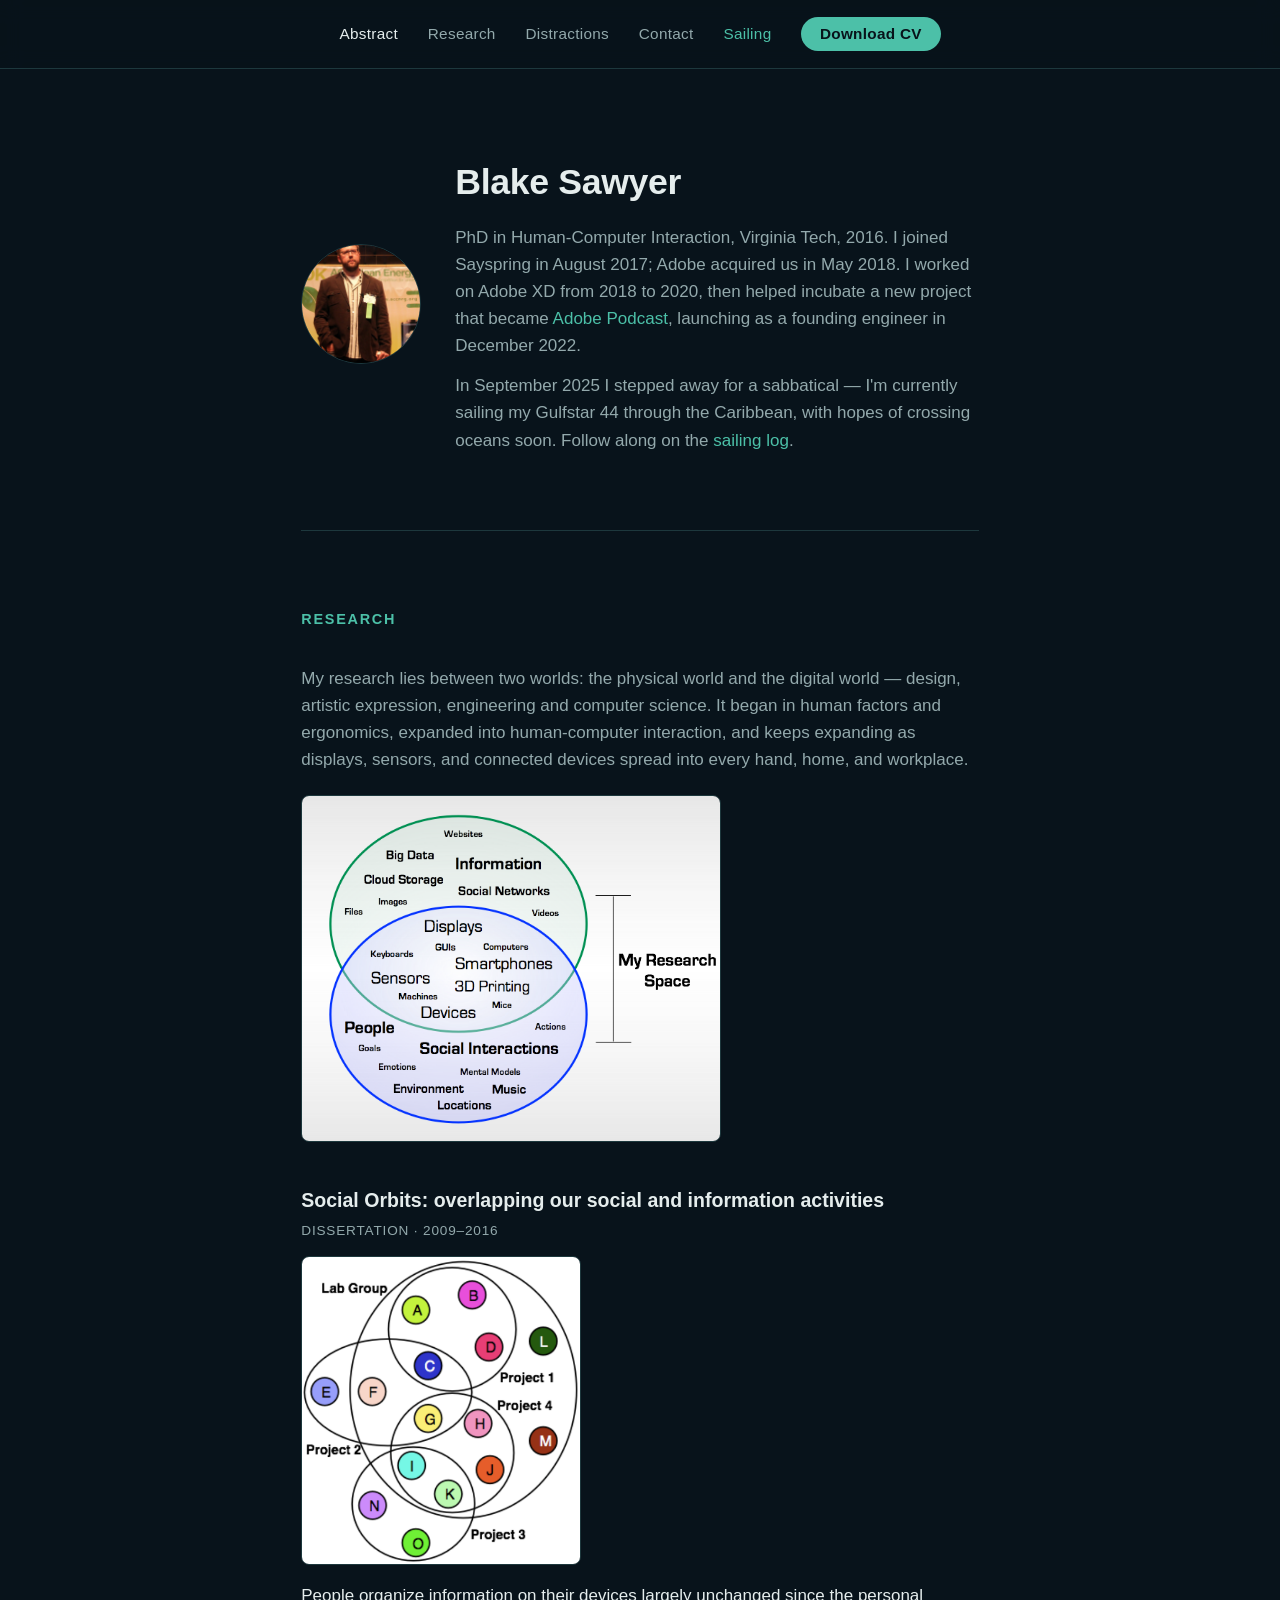
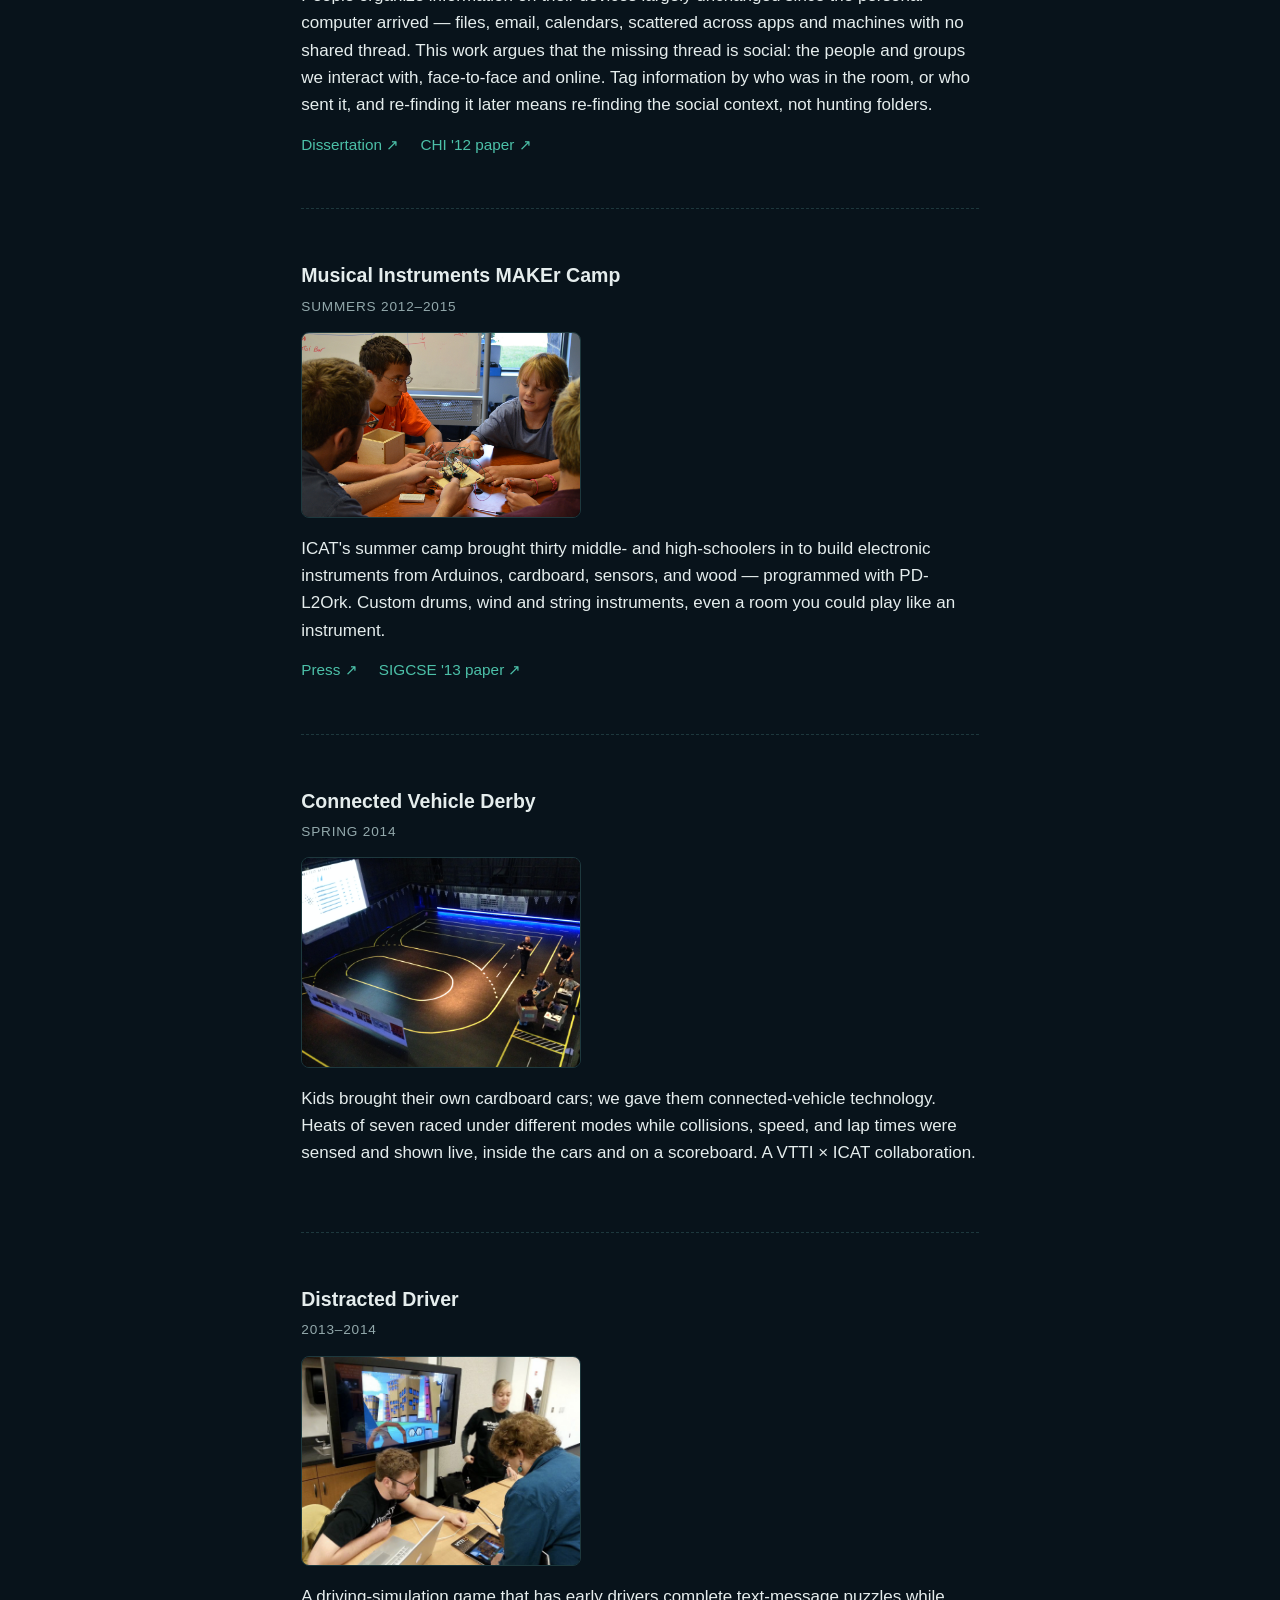
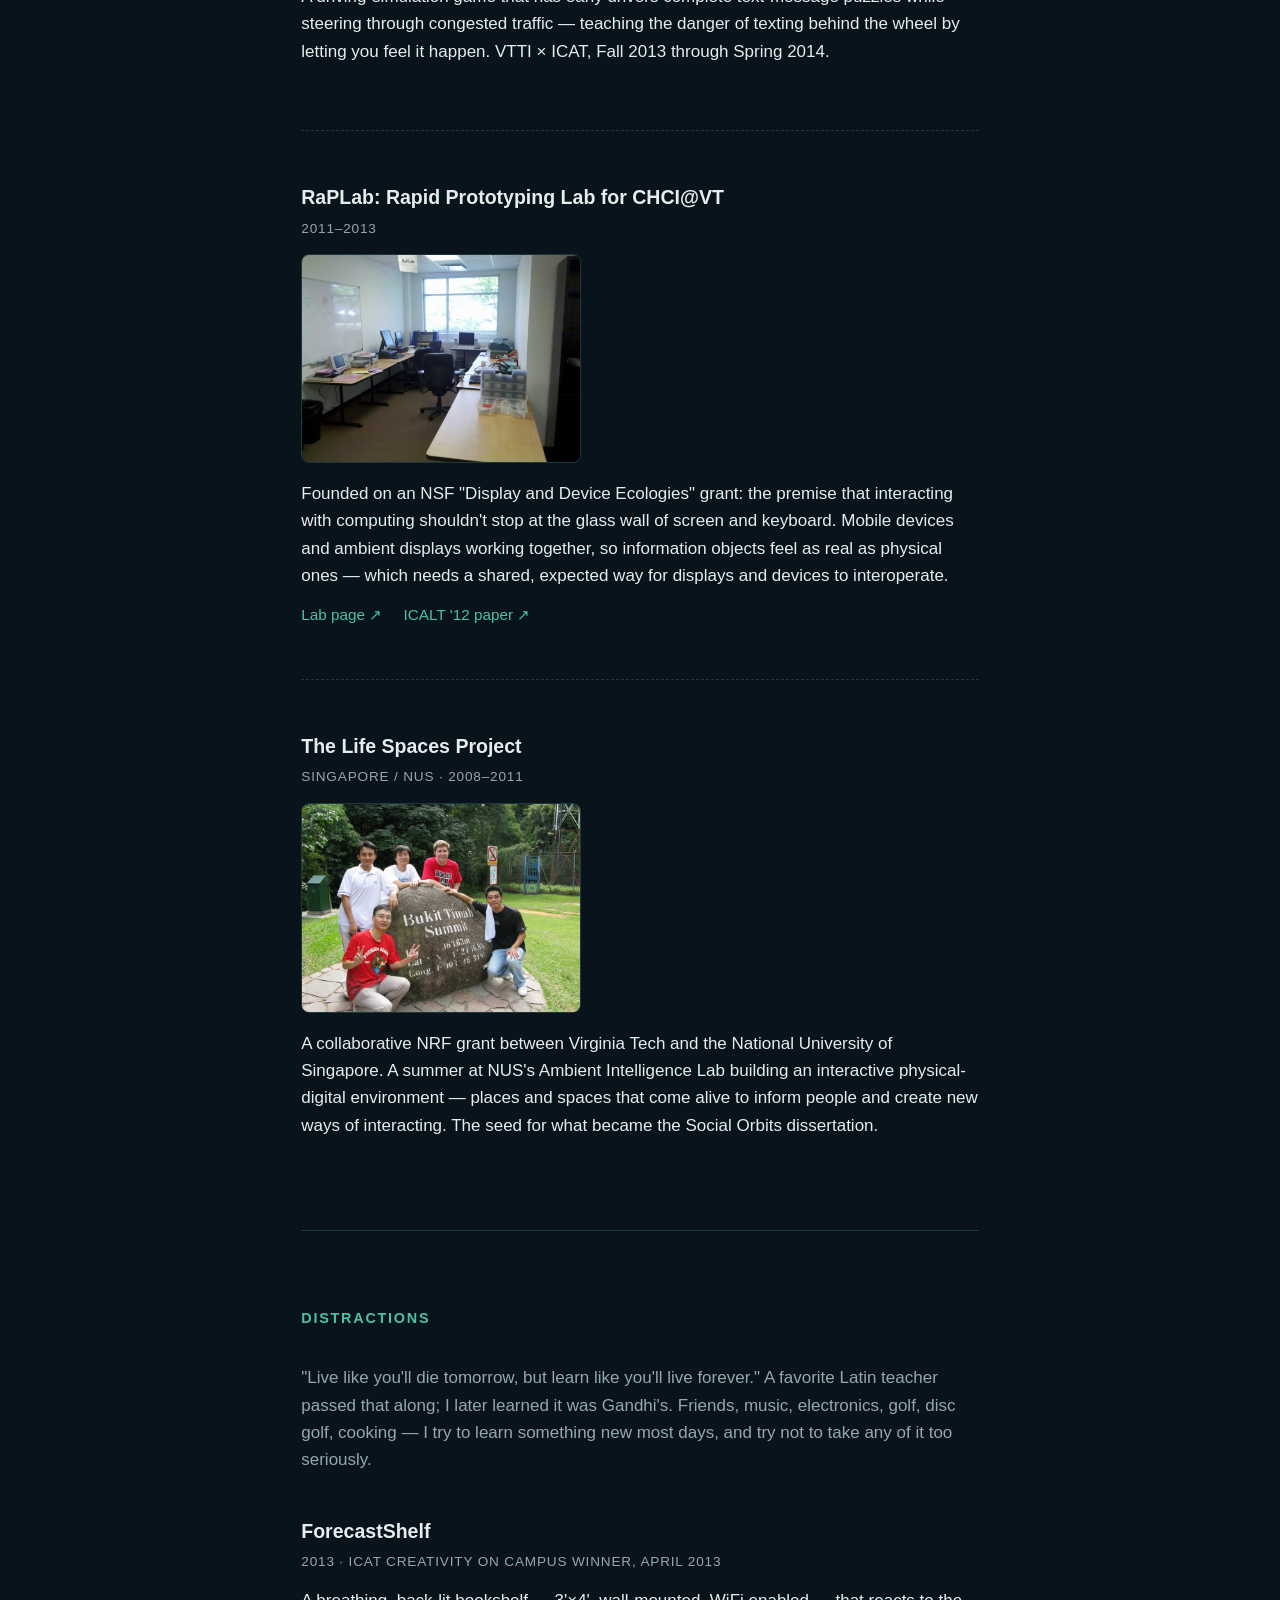
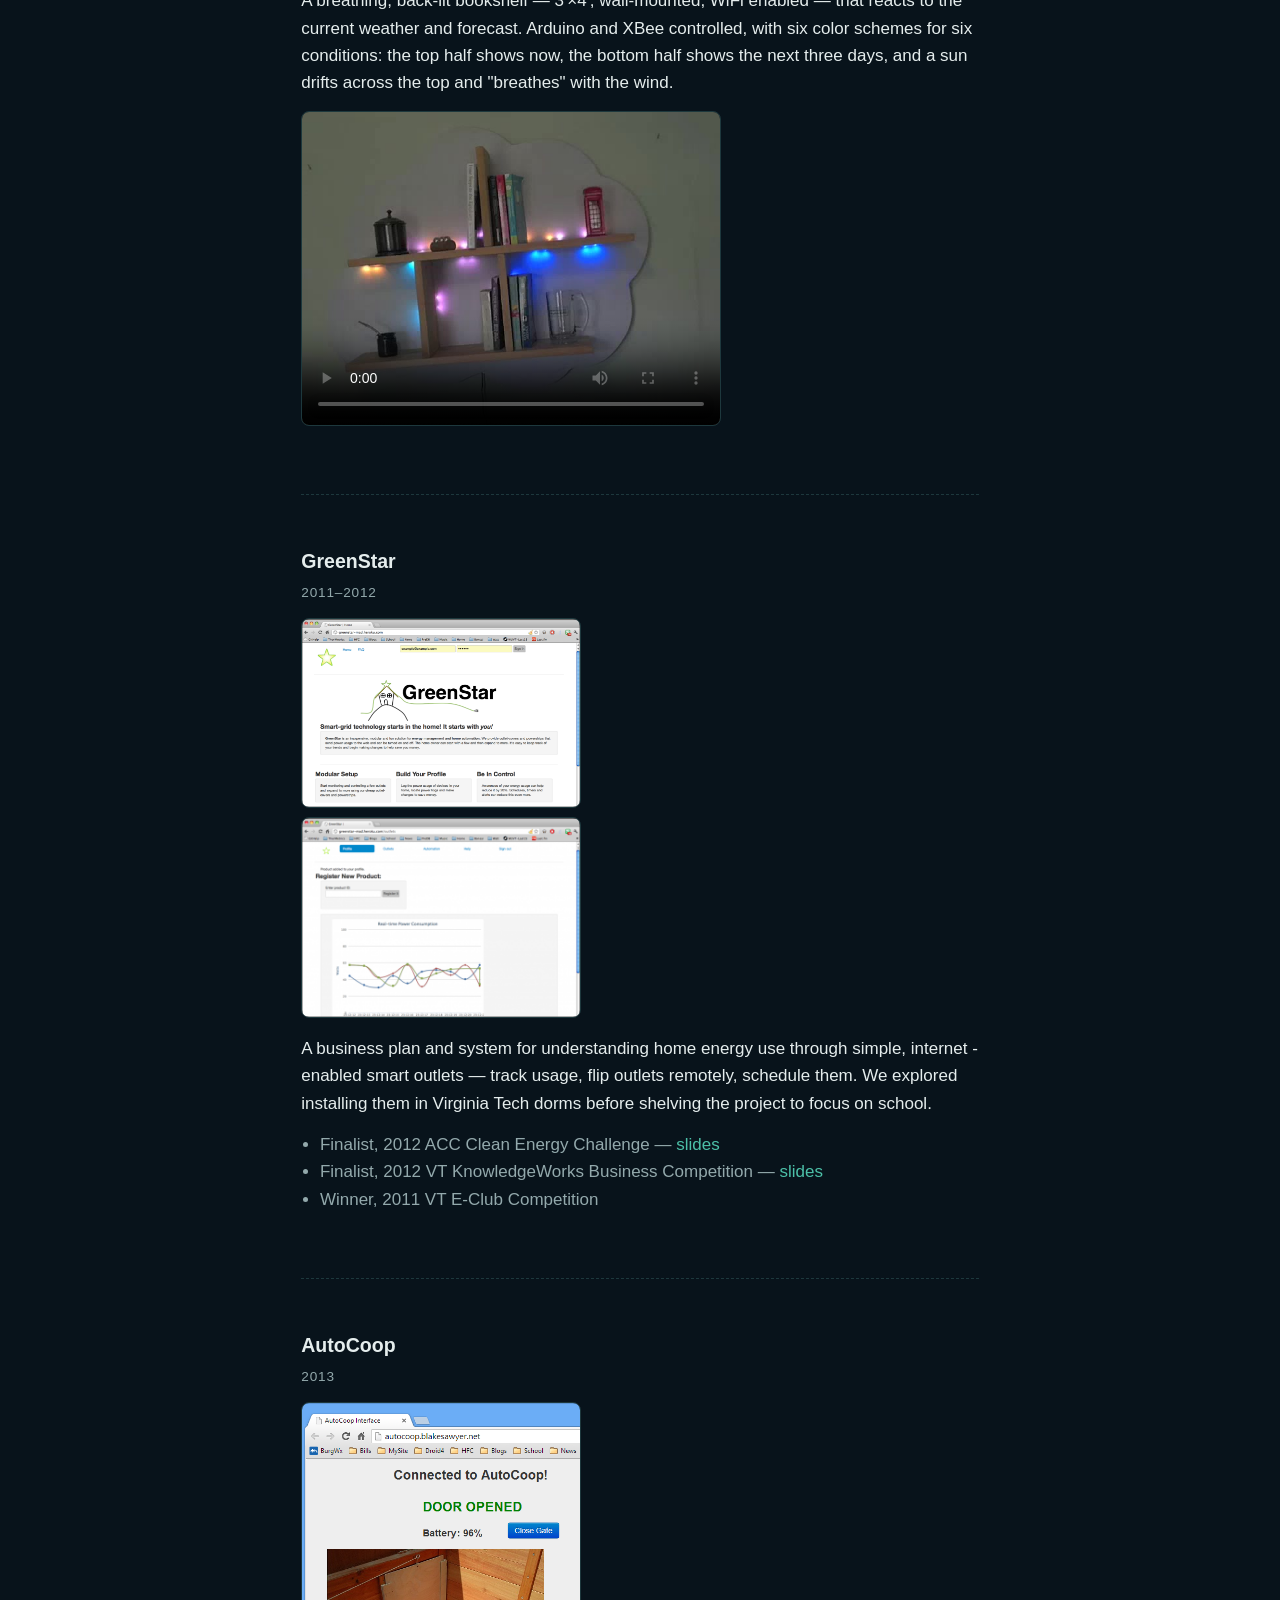
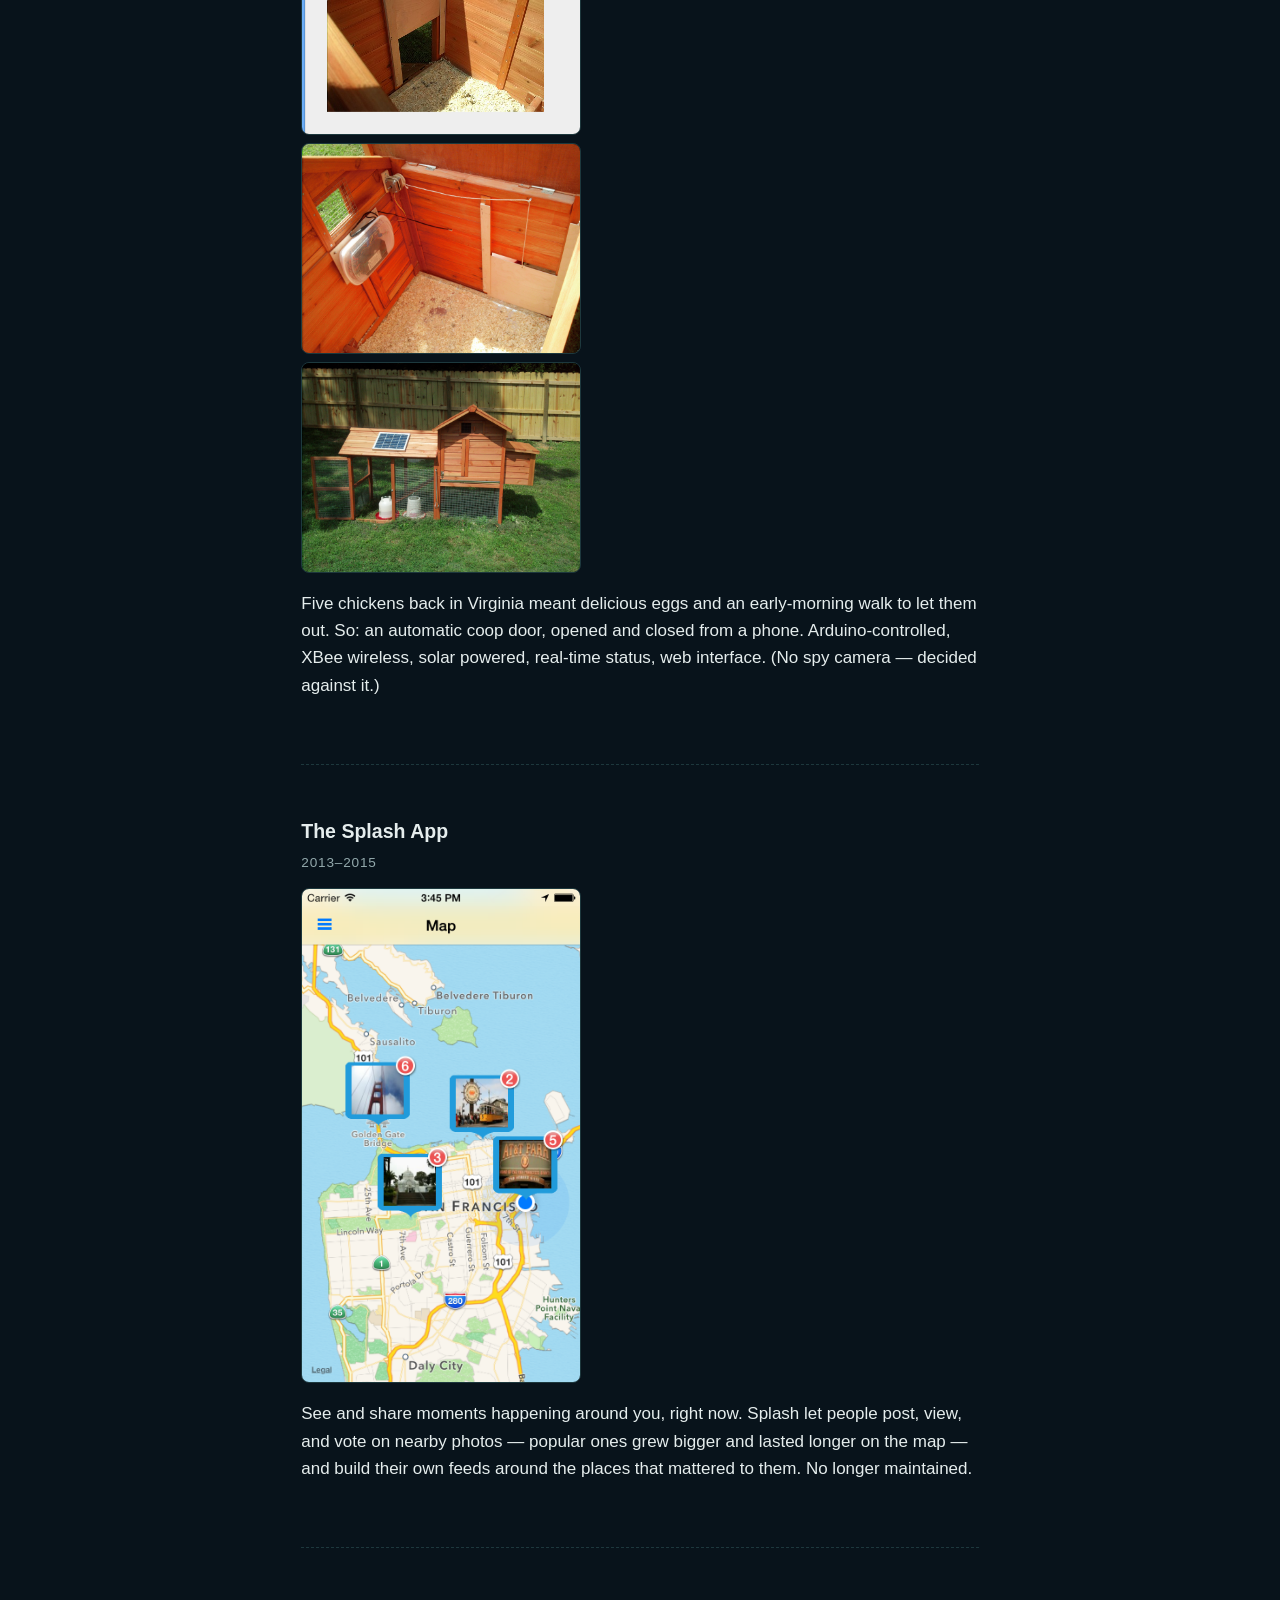
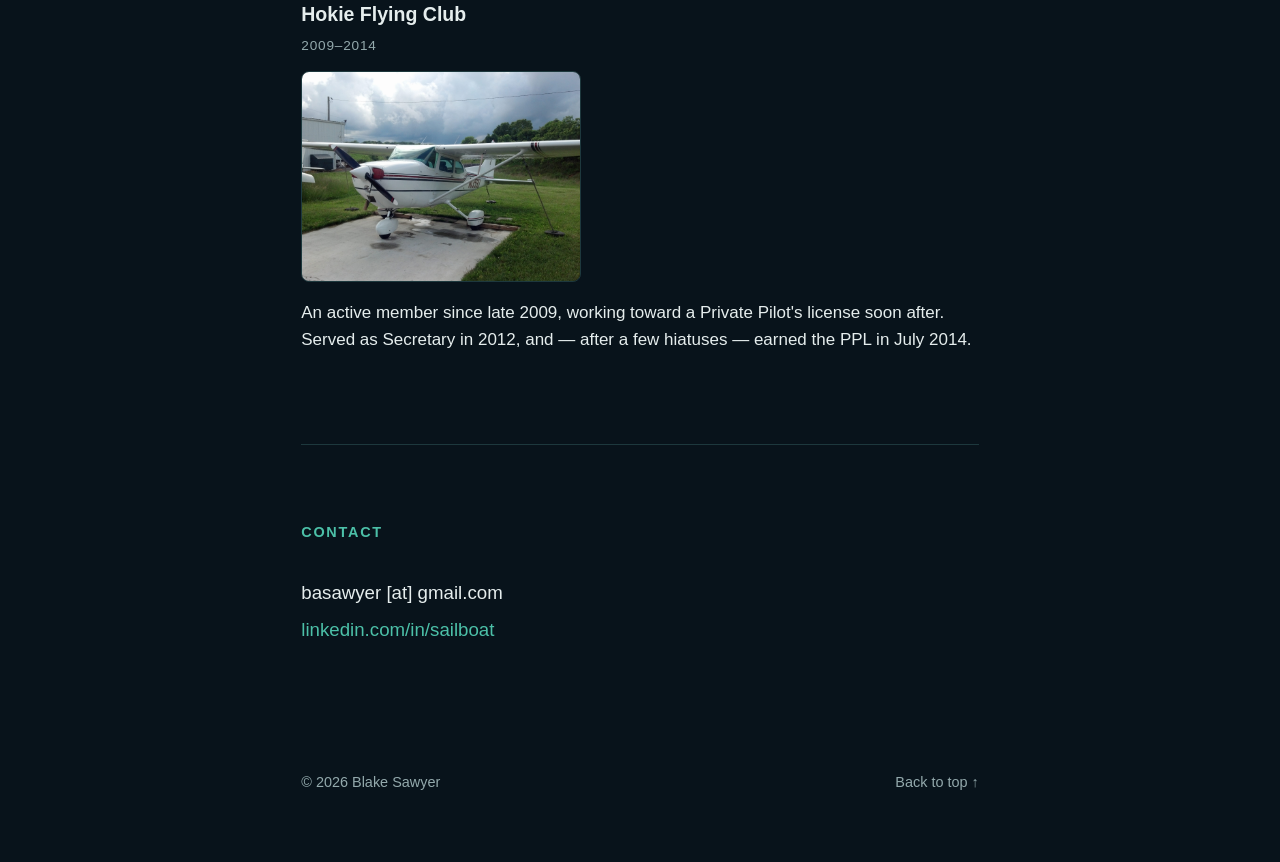
<file: index.html>
<!DOCTYPE html>
<html lang="en">
<head>
<meta charset="UTF-8" />
<meta name="viewport" content="width=device-width, initial-scale=1" />
<title>Blake Sawyer</title>
<meta name="description" content="Blake Sawyer — HCI PhD, founding engineer on Adobe Podcast, currently sailing the Caribbean." />
<link rel="stylesheet" href="assets/css/style.css" />
</head>
<body>

<nav class="site-nav">
  <a href="#hero" data-section="hero">Abstract</a>
  <a href="#research" data-section="research">Research</a>
  <a href="#distractions" data-section="distractions">Distractions</a>
  <a href="#contact" data-section="contact">Contact</a>
  <a href="sailing/" class="sailing">Sailing</a>
  <a href="assets/files/Blake-Sawyer-CV.pdf" class="nav-cta">Download CV</a>
</nav>

<main>

  <section id="hero">
    <img src="assets/img/aboutme.jpg" alt="Blake Sawyer" />
    <div class="intro">
      <h1>Blake Sawyer</h1>
      <p>PhD in Human-Computer Interaction, Virginia Tech, 2016. I joined Sayspring in August 2017;
        Adobe acquired us in May 2018. I worked on Adobe XD from 2018 to 2020, then helped incubate
        a new project that became <a href="https://podcast.adobe.com/">Adobe Podcast</a>, launching
        as a founding engineer in December 2022.</p>
      <p>In September 2025 I stepped away for a sabbatical — I'm currently sailing my Gulfstar 44
        through the Caribbean, with hopes of crossing oceans soon. Follow along on the
        <a href="sailing/">sailing log</a>.</p>
    </div>
  </section>

  <section id="research" class="reveal">
    <h2>Research</h2>
    <p style="color:var(--text-dim); margin-bottom:1.25rem;">
      My research lies between two worlds: the physical world and the digital world — design,
      artistic expression, engineering and computer science. It began in human factors and
      ergonomics, expanded into human-computer interaction, and keeps expanding as displays,
      sensors, and connected devices spread into every hand, home, and workplace.
    </p>
    <img src="assets/img/research-space.png" class="section-intro-img"
         alt="My Research Space: a Venn diagram of Information overlapping with People and Devices" />

    <div class="project">
      <h3>Social Orbits: overlapping our social and information activities</h3>
      <div class="meta">Dissertation · 2009–2016</div>
      <img src="assets/img/social-orbits.png" alt="Social Orbits diagram" />
      <p>People organize information on their devices largely unchanged since the personal
        computer arrived — files, email, calendars, scattered across apps and machines with no
        shared thread. This work argues that the missing thread is social: the people and groups
        we interact with, face-to-face and online. Tag information by who was in the room, or who
        sent it, and re-finding it later means re-finding the social context, not hunting folders.</p>
      <div class="links">
        <a href="https://vtechworks.lib.vt.edu/handle/10919/70919">Dissertation ↗</a>
        <a href="http://dl.acm.org/citation.cfm?doid=2212776.2212861">CHI '12 paper ↗</a>
      </div>
    </div>

    <div class="project">
      <h3>Musical Instruments MAKEr Camp</h3>
      <div class="meta">Summers 2012–2015</div>
      <img src="assets/img/maker-camp.png" alt="MAKEr camp session" />
      <p>ICAT's summer camp brought thirty middle- and high-schoolers in to build electronic
        instruments from Arduinos, cardboard, sensors, and wood — programmed with PD-L2Ork.
        Custom drums, wind and string instruments, even a room you could play like an instrument.</p>
      <div class="links">
        <a href="http://blogs.roanoke.com/theburgs/features/2012/08/17/techs-new-institute-fosters-creativity-among-local-youth/">Press ↗</a>
        <a href="http://dl.acm.org/citation.cfm?id=2445196.2445392&amp;coll=DL&amp;dl=GUIDE&amp;CFID=333237276&amp;CFTOKEN=69099696">SIGCSE '13 paper ↗</a>
      </div>
    </div>

    <div class="project">
      <h3>Connected Vehicle Derby</h3>
      <div class="meta">Spring 2014</div>
      <img src="assets/img/vehicle-derby.jpg" alt="Connected Vehicle Derby" />
      <p>Kids brought their own cardboard cars; we gave them connected-vehicle technology. Heats
        of seven raced under different modes while collisions, speed, and lap times were sensed
        and shown live, inside the cars and on a scoreboard. A VTTI × ICAT collaboration.</p>
    </div>

    <div class="project">
      <h3>Distracted Driver</h3>
      <div class="meta">2013–2014</div>
      <img src="assets/img/distracted-driver.png" alt="Distracted Driver game" />
      <p>A driving-simulation game that has early drivers complete text-message puzzles while
        steering through congested traffic — teaching the danger of texting behind the wheel
        by letting you feel it happen. VTTI × ICAT, Fall 2013 through Spring 2014.</p>
    </div>

    <div class="project">
      <h3>RaPLab: Rapid Prototyping Lab for CHCI@VT</h3>
      <div class="meta">2011–2013</div>
      <img src="assets/img/raplab.jpg" alt="RaPLab space" />
      <p>Founded on an NSF "Display and Device Ecologies" grant: the premise that interacting
        with computing shouldn't stop at the glass wall of screen and keyboard. Mobile devices
        and ambient displays working together, so information objects feel as real as physical
        ones — which needs a shared, expected way for displays and devices to interoperate.</p>
      <div class="links">
        <a href="http://vislab.cs.vt.edu/RaPLab/index.php/Main_Page">Lab page ↗</a>
        <a href="http://dl.acm.org/citation.cfm?id=2355571.2355956&amp;coll=DL&amp;dl=GUIDE&amp;CFID=286458682&amp;CFTOKEN=27919804">ICALT '12 paper ↗</a>
      </div>
    </div>

    <div class="project">
      <h3>The Life Spaces Project</h3>
      <div class="meta">Singapore / NUS · 2008–2011</div>
      <img src="assets/img/life-spaces.jpg" alt="Life Spaces project, NUS" />
      <p>A collaborative NRF grant between Virginia Tech and the National University of
        Singapore. A summer at NUS's Ambient Intelligence Lab building an interactive
        physical-digital environment — places and spaces that come alive to inform people and
        create new ways of interacting. The seed for what became the Social Orbits dissertation.</p>
    </div>
  </section>

  <section id="distractions" class="reveal">
    <h2>Distractions</h2>
    <p style="color:var(--text-dim); margin-bottom:2.5rem;">
      "Live like you'll die tomorrow, but learn like you'll live forever." A favorite Latin
      teacher passed that along; I later learned it was Gandhi's. Friends, music, electronics,
      golf, disc golf, cooking — I try to learn something new most days, and try not to take
      any of it too seriously.
    </p>

    <div class="project">
      <h3>ForecastShelf</h3>
      <div class="meta">2013 · ICAT Creativity on Campus winner, April 2013</div>
      <p>A breathing, back-lit bookshelf — 3'×4', wall-mounted, WiFi enabled — that reacts to the
        current weather and forecast. Arduino and XBee controlled, with six color schemes for six
        conditions: the top half shows now, the bottom half shows the next three days, and a sun
        drifts across the top and "breathes" with the wind.</p>
      <video controls preload="metadata" poster="assets/img/forecast-shelf.jpg">
        <source src="assets/files/ForecastShelf.m4v" type="video/mp4" />
        Your browser doesn't support inline video —
        <a href="assets/files/ForecastShelf.m4v">download it directly</a>.
      </video>
    </div>

    <div class="project">
      <h3>GreenStar</h3>
      <div class="meta">2011–2012</div>
      <img src="assets/img/greenstar-1.png" alt="GreenStar dashboard" />
      <img src="assets/img/greenstar-2.png" alt="GreenStar outlet interface" />
      <p>A business plan and system for understanding home energy use through simple, internet
        -enabled smart outlets — track usage, flip outlets remotely, schedule them. We explored
        installing them in Virginia Tech dorms before shelving the project to focus on school.</p>
      <ul>
        <li>Finalist, 2012 ACC Clean Energy Challenge — <a href="assets/files/GreenStar-ACC-CEC-Presentation.ppt">slides</a></li>
        <li>Finalist, 2012 VT KnowledgeWorks Business Competition — <a href="assets/files/GreenStar-VTKW-Presentation.ppt">slides</a></li>
        <li>Winner, 2011 VT E-Club Competition</li>
      </ul>
    </div>

    <div class="project">
      <h3>AutoCoop</h3>
      <div class="meta">2013</div>
      <img src="assets/img/autocoop-interface.png" alt="AutoCoop web interface" />
      <img src="assets/img/autocoop-1.jpg" alt="AutoCoop chicken coop" />
      <img src="assets/img/autocoop-2.jpg" alt="AutoCoop hardware" />
      <p>Five chickens back in Virginia meant delicious eggs and an early-morning walk to let
        them out. So: an automatic coop door, opened and closed from a phone. Arduino-controlled,
        XBee wireless, solar powered, real-time status, web interface. (No spy camera — decided
        against it.)</p>
    </div>

    <div class="project">
      <h3>The Splash App</h3>
      <div class="meta">2013–2015</div>
      <img src="assets/img/splash-app.png" alt="Splash app interface" />
      <p>See and share moments happening around you, right now. Splash let people post, view, and
        vote on nearby photos — popular ones grew bigger and lasted longer on the map — and build
        their own feeds around the places that mattered to them. No longer maintained.</p>
    </div>

    <div class="project">
      <h3>Hokie Flying Club</h3>
      <div class="meta">2009–2014</div>
      <img src="assets/img/hokie-flying.jpg" alt="Hokie Flying Club" />
      <p>An active member since late 2009, working toward a Private Pilot's license soon after.
        Served as Secretary in 2012, and — after a few hiatuses — earned the PPL in July 2014.</p>
    </div>
  </section>

  <section id="contact" class="reveal">
    <h2>Contact</h2>
    <span class="email">basawyer [at] gmail.com</span>
    <a class="email" href="https://www.linkedin.com/in/sailboat">linkedin.com/in/sailboat</a>
  </section>

</main>

<footer>
  <span>© 2026 Blake Sawyer</span>
  <a href="#hero">Back to top ↑</a>
</footer>

<script src="assets/js/main.js"></script>
</body>
</html>
</file>
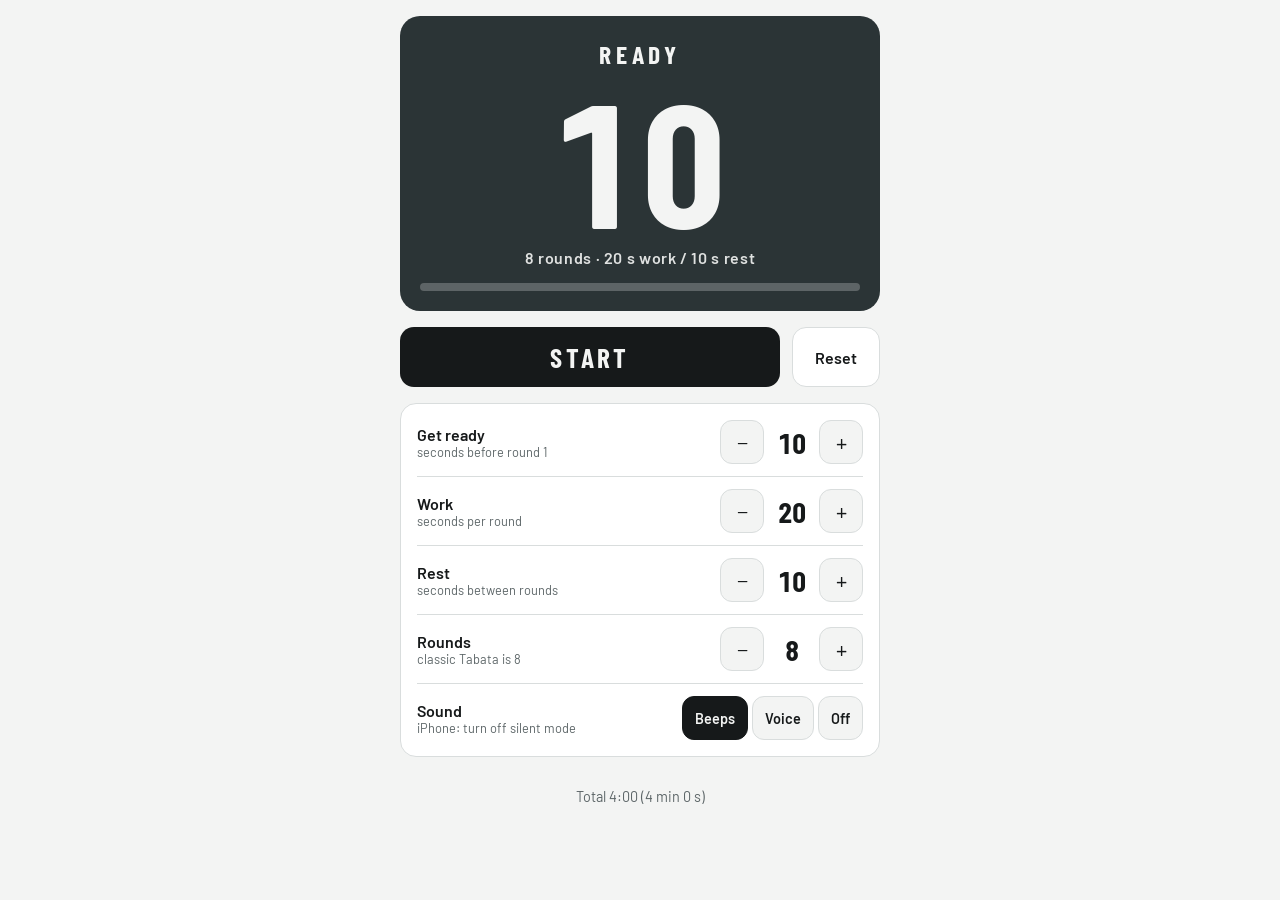
<file: tabata/index.html>
<!doctype html><html><head><meta charset=utf8><meta name=viewport content="width=device-width,initial-scale=1,viewport-fit=cover"><style>:root{color-scheme:light;box-sizing:border-box;padding-top:env(safe-area-inset-top,0px);padding-bottom:env(safe-area-inset-bottom,0px)}html{scroll-padding-top:env(safe-area-inset-top,0px)}body{margin:0;padding:0;font:14px -apple-system,BlinkMacSystemFont,sans-serif;background:#fff;color:#000}img{max-width:100%}[hidden]:not([hidden=until-found i]){display:none!important}</style></head><body>
<title>Tabata Timer</title>
<meta name="claude:viewport-fit-sides" content="cover">
<link rel="stylesheet" href="https://fonts.googleapis.com/css2?family=Barlow+Condensed:wght@600;700&family=Barlow:wght@400;500;600&display=swap">
<style>
/* Layout: one big phase panel with the countdown, controls under it, four steppers below that. */
:root {
  --bg: #f3f4f3;
  --surface: #ffffff;
  --fg: #16191a;
  --muted: #5d6668;
  --line: #d9dddd;
  --work: #d9381e;
  --work-ink: #ffffff;
  --rest: #0e7c86;
  --rest-ink: #ffffff;
  --prep: #b7791f;
  --prep-ink: #ffffff;
  --done: #2f6b3a;
  --done-ink: #ffffff;
  --idle: #2b3436;
  --idle-ink: #f3f4f3;
  --display: "Barlow Condensed", "Arial Narrow", Impact, sans-serif;
  --body: "Barlow", system-ui, -apple-system, "Segoe UI", sans-serif;
}
@media (prefers-color-scheme: dark) {
  :root:not([data-theme="light"]) {
    --bg: #0f1213; --surface: #181c1d; --fg: #eceeee; --muted: #8f999b; --line: #2c3335;
    --work: #ff5a3c; --work-ink: #1a0803;
    --rest: #36b9c4; --rest-ink: #04191b;
    --prep: #e6a93f; --prep-ink: #1d1203;
    --done: #5fb36e; --done-ink: #07170a;
    --idle: #222829; --idle-ink: #eceeee;
    color-scheme: dark;
  }
}
:root[data-theme="dark"] {
  --bg: #0f1213; --surface: #181c1d; --fg: #eceeee; --muted: #8f999b; --line: #2c3335;
  --work: #ff5a3c; --work-ink: #1a0803;
  --rest: #36b9c4; --rest-ink: #04191b;
  --prep: #e6a93f; --prep-ink: #1d1203;
  --done: #5fb36e; --done-ink: #07170a;
  --idle: #222829; --idle-ink: #eceeee;
  color-scheme: dark;
}
* { box-sizing: border-box; }
body {
  background: var(--bg); color: var(--fg); font-family: var(--body); font-size: 16px;
  padding-block: 16px 32px;
  padding-left: max(16px, env(safe-area-inset-left, 0px));
  padding-right: max(16px, env(safe-area-inset-right, 0px));
}
main { max-width: 480px; margin: 0 auto; display: grid; gap: 16px; }
.panel {
  --p: var(--idle); --pi: var(--idle-ink);
  background: var(--p); color: var(--pi); border-radius: 20px; padding: 22px 20px 20px;
  display: grid; gap: 6px; text-align: center; transition: background .25s;
}
.panel[data-phase="prep"] { --p: var(--prep); --pi: var(--prep-ink); }
.panel[data-phase="work"] { --p: var(--work); --pi: var(--work-ink); }
.panel[data-phase="rest"] { --p: var(--rest); --pi: var(--rest-ink); }
.panel[data-phase="done"] { --p: var(--done); --pi: var(--done-ink); }
.label { font-family: var(--display); font-weight: 700; font-size: 1.6rem; letter-spacing: .18em; text-transform: uppercase; }
.time { font-family: var(--display); font-weight: 700; font-size: clamp(7rem, 38vw, 11rem); line-height: .95; font-variant-numeric: tabular-nums; }
.round { font-size: 1rem; font-weight: 600; letter-spacing: .04em; opacity: .9; }
.bar { height: 8px; border-radius: 4px; background: color-mix(in srgb, var(--pi) 25%, transparent); overflow: hidden; margin-top: 10px; }
.bar > i { display: block; height: 100%; width: 0; background: var(--pi); }
.controls { display: grid; grid-template-columns: 1fr auto; gap: 12px; }
button { font: inherit; cursor: pointer; border: 0; color: inherit; }
button:focus-visible { outline: 3px solid var(--fg); outline-offset: 2px; }
.go { background: var(--fg); color: var(--bg); font-family: var(--display); font-weight: 700; font-size: 1.7rem; letter-spacing: .12em; text-transform: uppercase; padding: 14px; border-radius: 14px; }
.reset { background: var(--surface); border: 1px solid var(--line); border-radius: 14px; padding: 0 22px; font-weight: 600; }
.settings { background: var(--surface); border: 1px solid var(--line); border-radius: 16px; padding: 4px 16px; display: grid; }
.row { display: flex; align-items: center; justify-content: space-between; gap: 12px; padding: 12px 0; border-bottom: 1px solid var(--line); }
.row:last-child { border-bottom: 0; }
.row b { font-weight: 600; }
.row small { display: block; color: var(--muted); font-size: .8rem; }
.step { display: flex; align-items: center; gap: 4px; }
.step button { width: 44px; height: 44px; border-radius: 12px; background: var(--bg); border: 1px solid var(--line); font-size: 1.4rem; line-height: 1; }
.step button:disabled { opacity: .35; cursor: default; }
.step output { min-width: 3.6ch; text-align: center; font-family: var(--display); font-weight: 700; font-size: 1.8rem; font-variant-numeric: tabular-nums; }
.seg { display: flex; gap: 4px; }
.seg button { padding: 10px 12px; min-height: 44px; border-radius: 12px; background: var(--bg); border: 1px solid var(--line); font-weight: 600; font-size: .9rem; }
.seg button[aria-pressed="true"] { background: var(--fg); color: var(--bg); border-color: var(--fg); }
.total { color: var(--muted); font-size: .9rem; text-align: center; }
@media (prefers-reduced-motion: reduce) { .panel { transition: none; } }
</style>

<main>
  <section class="panel" id="panel" data-phase="idle" aria-live="off">
    <div class="label" id="label">Ready</div>
    <div class="time" id="time">20</div>
    <div class="round" id="round">8 rounds · 20 s work / 10 s rest</div>
    <div class="bar"><i id="fill"></i></div>
  </section>

  <div class="controls">
    <button class="go" id="go" type="button">Start</button>
    <button class="reset" id="reset" type="button">Reset</button>
  </div>

  <section class="settings" aria-label="Timer settings">
    <div class="row"><div><b>Get ready</b><small>seconds before round 1</small></div>
      <div class="step"><button type="button" data-k="prep" data-d="-5" aria-label="Decrease get ready">−</button><output id="v-prep">10</output><button type="button" data-k="prep" data-d="5" aria-label="Increase get ready">+</button></div></div>
    <div class="row"><div><b>Work</b><small>seconds per round</small></div>
      <div class="step"><button type="button" data-k="work" data-d="-5" aria-label="Decrease work">−</button><output id="v-work">20</output><button type="button" data-k="work" data-d="5" aria-label="Increase work">+</button></div></div>
    <div class="row"><div><b>Rest</b><small>seconds between rounds</small></div>
      <div class="step"><button type="button" data-k="rest" data-d="-5" aria-label="Decrease rest">−</button><output id="v-rest">10</output><button type="button" data-k="rest" data-d="5" aria-label="Increase rest">+</button></div></div>
    <div class="row"><div><b>Rounds</b><small>classic Tabata is 8</small></div>
      <div class="step"><button type="button" data-k="rounds" data-d="-1" aria-label="Decrease rounds">−</button><output id="v-rounds">8</output><button type="button" data-k="rounds" data-d="1" aria-label="Increase rounds">+</button></div></div>
    <div class="row"><div><b>Sound</b><small>iPhone: turn off silent mode</small></div>
      <div class="seg" id="seg"><button type="button" data-m="beeps" aria-pressed="true">Beeps</button><button type="button" data-m="voice" aria-pressed="false">Voice</button><button type="button" data-m="off" aria-pressed="false">Off</button></div></div>
  </section>
  <p class="total" id="total"></p>
</main>

<script>
(function () {
  var LIM = { prep: [0, 60], work: [5, 300], rest: [0, 300], rounds: [1, 50] };
  var cfg = { prep: 10, work: 20, rest: 10, rounds: 8 };
  try {
    var s = JSON.parse(localStorage.getItem("tabata-cfg") || "null");
    if (s) for (var k in cfg) if (typeof s[k] === "number" && s[k] >= LIM[k][0] && s[k] <= LIM[k][1]) cfg[k] = s[k];
  } catch (e) {}

  var $ = function (id) { return document.getElementById(id); };
  var panel = $("panel"), label = $("label"), timeEl = $("time"), roundEl = $("round"), fill = $("fill"), go = $("go");
  var phases = [], idx = 0, status = "idle", endAt = 0, remaining = 0, lastSec = -1, timer = null, ac = null, wake = null;

  function build() {
    phases = [];
    if (cfg.prep > 0) phases.push({ t: "prep", s: cfg.prep, r: 0 });
    for (var i = 1; i <= cfg.rounds; i++) {
      phases.push({ t: "work", s: cfg.work, r: i });
      if (cfg.rest > 0 && i < cfg.rounds) phases.push({ t: "rest", s: cfg.rest, r: i });
    }
  }
  function fmt(sec) {
    var m = Math.floor(sec / 60), r = sec % 60;
    return m > 0 ? m + ":" + (r < 10 ? "0" : "") + r : String(r);
  }
  function summary() {
    var total = cfg.prep + cfg.work * cfg.rounds + cfg.rest * Math.max(0, cfg.rounds - 1);
    $("total").textContent = "Total " + fmt(total) + " (" + Math.floor(total / 60) + " min " + (total % 60) + " s)";
    if (status === "idle") {
      roundEl.textContent = cfg.rounds + " rounds · " + cfg.work + " s work / " + cfg.rest + " s rest";
      timeEl.textContent = fmt(cfg.prep > 0 ? cfg.prep : cfg.work);
      label.textContent = "Ready";
    }
  }
  function renderCfg() {
    for (var k in cfg) $("v-" + k).textContent = cfg[k];
    document.querySelectorAll(".step button").forEach(function (b) {
      var k = b.dataset.k, d = +b.dataset.d, v = cfg[k] + d;
      b.disabled = status !== "idle" || v < LIM[k][0] || v > LIM[k][1];
    });
    summary();
  }

  var mode = "beeps", silentEl = null;
  try { var sm = localStorage.getItem("tabata-snd"); if (sm === "beeps" || sm === "voice" || sm === "off") mode = sm; } catch (e) {}
  function paintMode() {
    document.querySelectorAll("#seg button").forEach(function (b) { b.setAttribute("aria-pressed", String(b.dataset.m === mode)); });
  }
  function say(txt) {
    try {
      if (!window.speechSynthesis) return;
      var u = new SpeechSynthesisUtterance(txt); u.rate = 1.1; u.volume = 1;
      window.speechSynthesis.cancel(); window.speechSynthesis.speak(u);
    } catch (e) {}
  }
  // iPhone mutes Web Audio when the silent switch is on; a looping silent clip moves the page to the playback channel.
  function unlockAudio() {
    try { if (navigator.audioSession) navigator.audioSession.type = "playback"; } catch (e) {}
    try {
      if (!silentEl) {
        var n = 4000, b = new Uint8Array(44 + n), dv = new DataView(b.buffer);
        var w = function (o, s) { for (var i = 0; i < s.length; i++) b[o + i] = s.charCodeAt(i); };
        w(0, "RIFF"); dv.setUint32(4, 36 + n, true); w(8, "WAVEfmt "); dv.setUint32(16, 16, true);
        dv.setUint16(20, 1, true); dv.setUint16(22, 1, true); dv.setUint32(24, 8000, true); dv.setUint32(28, 8000, true);
        dv.setUint16(32, 1, true); dv.setUint16(34, 8, true); w(36, "data"); dv.setUint32(40, n, true);
        for (var i = 0; i < n; i++) b[44 + i] = 128;
        var bin = ""; for (var j = 0; j < b.length; j++) bin += String.fromCharCode(b[j]);
        silentEl = new Audio("data:audio/wav;base64," + btoa(bin)); silentEl.loop = true;
      }
      silentEl.play().catch(function () {});
    } catch (e) {}
  }
  function beep(freq, ms) {
    if (!ac || mode === "off") return;
    try {
      var o = ac.createOscillator(), g = ac.createGain(), t = ac.currentTime;
      o.type = "sine"; o.frequency.value = freq;
      g.gain.setValueAtTime(0.0001, t);
      g.gain.exponentialRampToValueAtTime(0.5, t + 0.01);
      g.gain.exponentialRampToValueAtTime(0.0001, t + ms / 1000);
      o.connect(g); g.connect(ac.destination); o.start(t); o.stop(t + ms / 1000 + 0.02);
    } catch (e) {}
  }
  function phaseStartSound(p) {
    if (mode === "off") return;
    if (mode === "voice") { say(p.t === "work" ? "Work" : p.t === "rest" ? "Rest" : "Get ready"); return; }
    if (p.t === "work") { beep(1100, 160); setTimeout(function () { beep(1100, 350); }, 220); }
    else if (p.t === "rest") beep(520, 500);
    else beep(700, 200);
  }

  function show(p, secLeft, frac) {
    panel.dataset.phase = p.t;
    label.textContent = p.t === "prep" ? "Get ready" : p.t === "work" ? "Work" : "Rest";
    timeEl.textContent = fmt(secLeft);
    roundEl.textContent = p.t === "prep" ? cfg.rounds + " rounds coming up" : "Round " + p.r + " of " + cfg.rounds;
    fill.style.width = Math.max(0, Math.min(100, frac * 100)) + "%";
  }

  function finish() {
    clearInterval(timer); timer = null; status = "done";
    panel.dataset.phase = "done"; label.textContent = "Done"; timeEl.textContent = "✓";
    roundEl.textContent = cfg.rounds + " rounds complete"; fill.style.width = "100%";
    go.textContent = "Again"; releaseWake(); renderCfg();
    if (silentEl) silentEl.pause();
    if (mode === "voice") say("Done. Great work.");
    else { beep(880, 200); setTimeout(function () { beep(880, 200); }, 260); setTimeout(function () { beep(1320, 500); }, 520); }
  }

  function tick() {
    var now = performance.now();
    while (endAt - now <= 0) {
      idx++;
      if (idx >= phases.length) { finish(); return; }
      endAt += phases[idx].s * 1000; lastSec = -1; phaseStartSound(phases[idx]);
    }
    var p = phases[idx], rem = endAt - now, sec = Math.ceil(rem / 1000);
    show(p, sec, 1 - rem / (p.s * 1000));
    if (sec !== lastSec) { lastSec = sec; if (sec >= 1 && sec <= 3) beep(800, 120); }
  }

  function requestWake() {
    try { if (navigator.wakeLock) navigator.wakeLock.request("screen").then(function (w) { wake = w; }, function () {}); } catch (e) {}
  }
  function releaseWake() { try { if (wake) { wake.release(); wake = null; } } catch (e) {} }

  function start() {
    if (!ac) { try { ac = new (window.AudioContext || window.webkitAudioContext)(); } catch (e) {} }
    if (ac && ac.state === "suspended") ac.resume();
    unlockAudio();
    if (mode === "voice") say("");
    if (status === "idle" || status === "done") {
      build(); idx = 0; endAt = performance.now() + phases[0].s * 1000; lastSec = -1; phaseStartSound(phases[0]);
    } else if (status === "paused") {
      endAt = performance.now() + remaining;
    }
    status = "running"; go.textContent = "Pause"; requestWake(); renderCfg();
    clearInterval(timer); timer = setInterval(tick, 100); tick();
  }
  function pause() {
    remaining = Math.max(0, endAt - performance.now());
    clearInterval(timer); timer = null; status = "paused"; go.textContent = "Resume"; releaseWake();
  }
  function reset() {
    clearInterval(timer); timer = null; status = "idle"; idx = 0; releaseWake();
    if (silentEl) silentEl.pause();
    try { if (window.speechSynthesis) window.speechSynthesis.cancel(); } catch (e) {}
    panel.dataset.phase = "idle"; fill.style.width = "0"; go.textContent = "Start"; renderCfg();
  }

  go.addEventListener("click", function () {
    if (status === "running") pause(); else start();
  });
  $("reset").addEventListener("click", reset);
  document.querySelectorAll(".step button").forEach(function (b) {
    b.addEventListener("click", function () {
      var k = b.dataset.k, v = cfg[k] + (+b.dataset.d);
      if (v < LIM[k][0] || v > LIM[k][1]) return;
      cfg[k] = v;
      try { localStorage.setItem("tabata-cfg", JSON.stringify(cfg)); } catch (e) {}
      renderCfg();
    });
  });
  document.addEventListener("visibilitychange", function () {
    if (!document.hidden && status === "running") requestWake();
  });

  document.querySelectorAll("#seg button").forEach(function (b) {
    b.addEventListener("click", function () {
      mode = b.dataset.m; paintMode();
      try { localStorage.setItem("tabata-snd", mode); } catch (e) {}
      if (!ac) { try { ac = new (window.AudioContext || window.webkitAudioContext)(); } catch (e) {} }
      if (ac && ac.state === "suspended") ac.resume();
      unlockAudio();
      if (mode === "beeps") beep(1100, 250); else if (mode === "voice") say("Work");
      if (status !== "running" && silentEl) setTimeout(function () { silentEl.pause(); }, 1200);
    });
  });
  paintMode();
  renderCfg();
})();
</script>

</body></html>
</file>
<file: assets/css/style.css>
/* Blake Sawyer Dot Net — redesign 2026 */

:root {
  /* Deep water: navy base, greener raised surfaces, sea-green accent */
  --bg: #08131b;
  --bg-raised: #0e1f21;
  --text: #e5eded;
  --text-dim: #93a9ac;
  --accent: #4cc0a8;
  --accent-hover: #70d9c3;
  --border: #1d383d;
  --max-w: 720px;
  font-size: 17px;
}

* { box-sizing: border-box; }

html { scroll-behavior: smooth; }

body {
  margin: 0;
  background: var(--bg);
  color: var(--text);
  font-family: -apple-system, BlinkMacSystemFont, "Segoe UI", Helvetica, Arial, sans-serif;
  line-height: 1.6;
  -webkit-font-smoothing: antialiased;
}

a { color: var(--accent); text-decoration: none; }
a:hover { text-decoration: underline; }

/* ---- Nav ---- */
nav.site-nav {
  position: sticky;
  top: 0;
  z-index: 50;
  display: flex;
  align-items: center;
  justify-content: center;
  gap: 1.75rem;
  padding: 1rem 1.25rem;
  background: rgba(8, 19, 27, 0.85);
  backdrop-filter: blur(10px);
  border-bottom: 1px solid var(--border);
  font-size: 0.9rem;
  flex-wrap: wrap;
}
nav.site-nav a {
  color: var(--text-dim);
  letter-spacing: 0.02em;
}
nav.site-nav a:hover,
nav.site-nav a.current { color: var(--text); text-decoration: none; }
nav.site-nav a.sailing { color: var(--accent); }
nav.site-nav a.nav-cta {
  display: inline-flex;
  align-items: center;
  color: var(--bg) !important;
  background: var(--accent);
  padding: 0.45rem 1.1rem;
  border-radius: 999px;
  font-weight: 600;
  line-height: 1.2;
  text-decoration: none !important;
}
nav.site-nav a.nav-cta:hover { background: var(--accent-hover); }

/* ---- Layout ---- */
main {
  max-width: var(--max-w);
  margin: 0 auto;
  padding: 0 1.25rem;
}

section {
  padding: 4.5rem 0;
  border-bottom: 1px solid var(--border);
}
section:last-of-type { border-bottom: none; }

section > h2 {
  font-size: 0.85rem;
  text-transform: uppercase;
  letter-spacing: 0.12em;
  color: var(--accent);
  margin: 0 0 2rem;
}

/* ---- Hero ---- */
#hero {
  padding-top: 5rem;
  display: flex;
  gap: 2rem;
  align-items: center;
  flex-wrap: wrap;
}
#hero img {
  width: 120px;
  height: 120px;
  border-radius: 50%;
  object-fit: cover;
  border: 1px solid var(--border);
  flex-shrink: 0;
}
#hero .intro { flex: 1; min-width: 260px; }
#hero h1 {
  font-size: 2.1rem;
  margin: 0 0 0.75rem;
  letter-spacing: -0.01em;
}
#hero p { color: var(--text-dim); margin: 0 0 0.75rem; }
#hero p:last-child { margin-bottom: 0; }

/* Figure that frames a whole section, ahead of the project cards */
.section-intro-img {
  width: 100%;
  max-width: 420px;
  height: auto;
  border-radius: 8px;
  border: 1px solid var(--border);
  display: block;
  margin: 0 0 2.5rem;
}

/* ---- Project cards ---- */
.project {
  margin-bottom: 3rem;
  padding-bottom: 3rem;
  border-bottom: 1px dashed var(--border);
}
.project:last-child { margin-bottom: 0; padding-bottom: 0; border-bottom: none; }

.project h3 {
  font-size: 1.15rem;
  margin: 0 0 0.25rem;
}
.project .meta {
  font-size: 0.8rem;
  color: var(--text-dim);
  text-transform: uppercase;
  letter-spacing: 0.06em;
  margin-bottom: 0.85rem;
}
.project p { margin: 0 0 0.85rem; }
.project img {
  width: 100%;
  max-width: 280px;
  height: auto;
  border-radius: 8px;
  border: 1px solid var(--border);
  display: block;
  margin: 0.5rem 0 1rem;
}
.project img + img { margin-top: -0.5rem; }
.project video {
  width: 100%;
  max-width: 420px;
  border-radius: 8px;
  border: 1px solid var(--border);
  display: block;
  margin: 0.5rem 0 1rem;
}
.project ul { padding-left: 1.1rem; margin: 0.5rem 0 0.85rem; color: var(--text-dim); }
.project .links { font-size: 0.9rem; }
.project .links a { margin-right: 1rem; }

/* ---- CV ---- */
.btn {
  display: inline-block;
  padding: 0.7rem 1.4rem;
  border: 1px solid var(--accent);
  border-radius: 6px;
  color: var(--accent) !important;
  text-decoration: none !important;
  font-size: 0.95rem;
  transition: background 0.15s ease, color 0.15s ease;
}
.btn:hover { background: var(--accent); color: var(--bg) !important; }

/* ---- Contact ---- */
#contact .email {
  font-size: 1.1rem;
  display: block;
  margin-bottom: 0.4rem;
}
#contact .note { color: var(--text-dim); font-size: 0.9rem; }

/* ---- Footer ---- */
footer {
  max-width: var(--max-w);
  margin: 0 auto;
  padding: 2.5rem 1.25rem 4rem;
  color: var(--text-dim);
  font-size: 0.85rem;
  display: flex;
  justify-content: space-between;
}
footer a { color: var(--text-dim); }
footer a:hover { color: var(--text); }

/* ---- Reveal-on-scroll ---- */
.reveal { opacity: 0; transform: translateY(12px); transition: opacity 0.5s ease, transform 0.5s ease; }
.reveal.in { opacity: 1; transform: none; }

@media (max-width: 480px) {
  :root { font-size: 16px; }
  #hero { flex-direction: column; text-align: center; }
  footer { flex-direction: column; gap: 0.5rem; text-align: center; }
}
</file>
